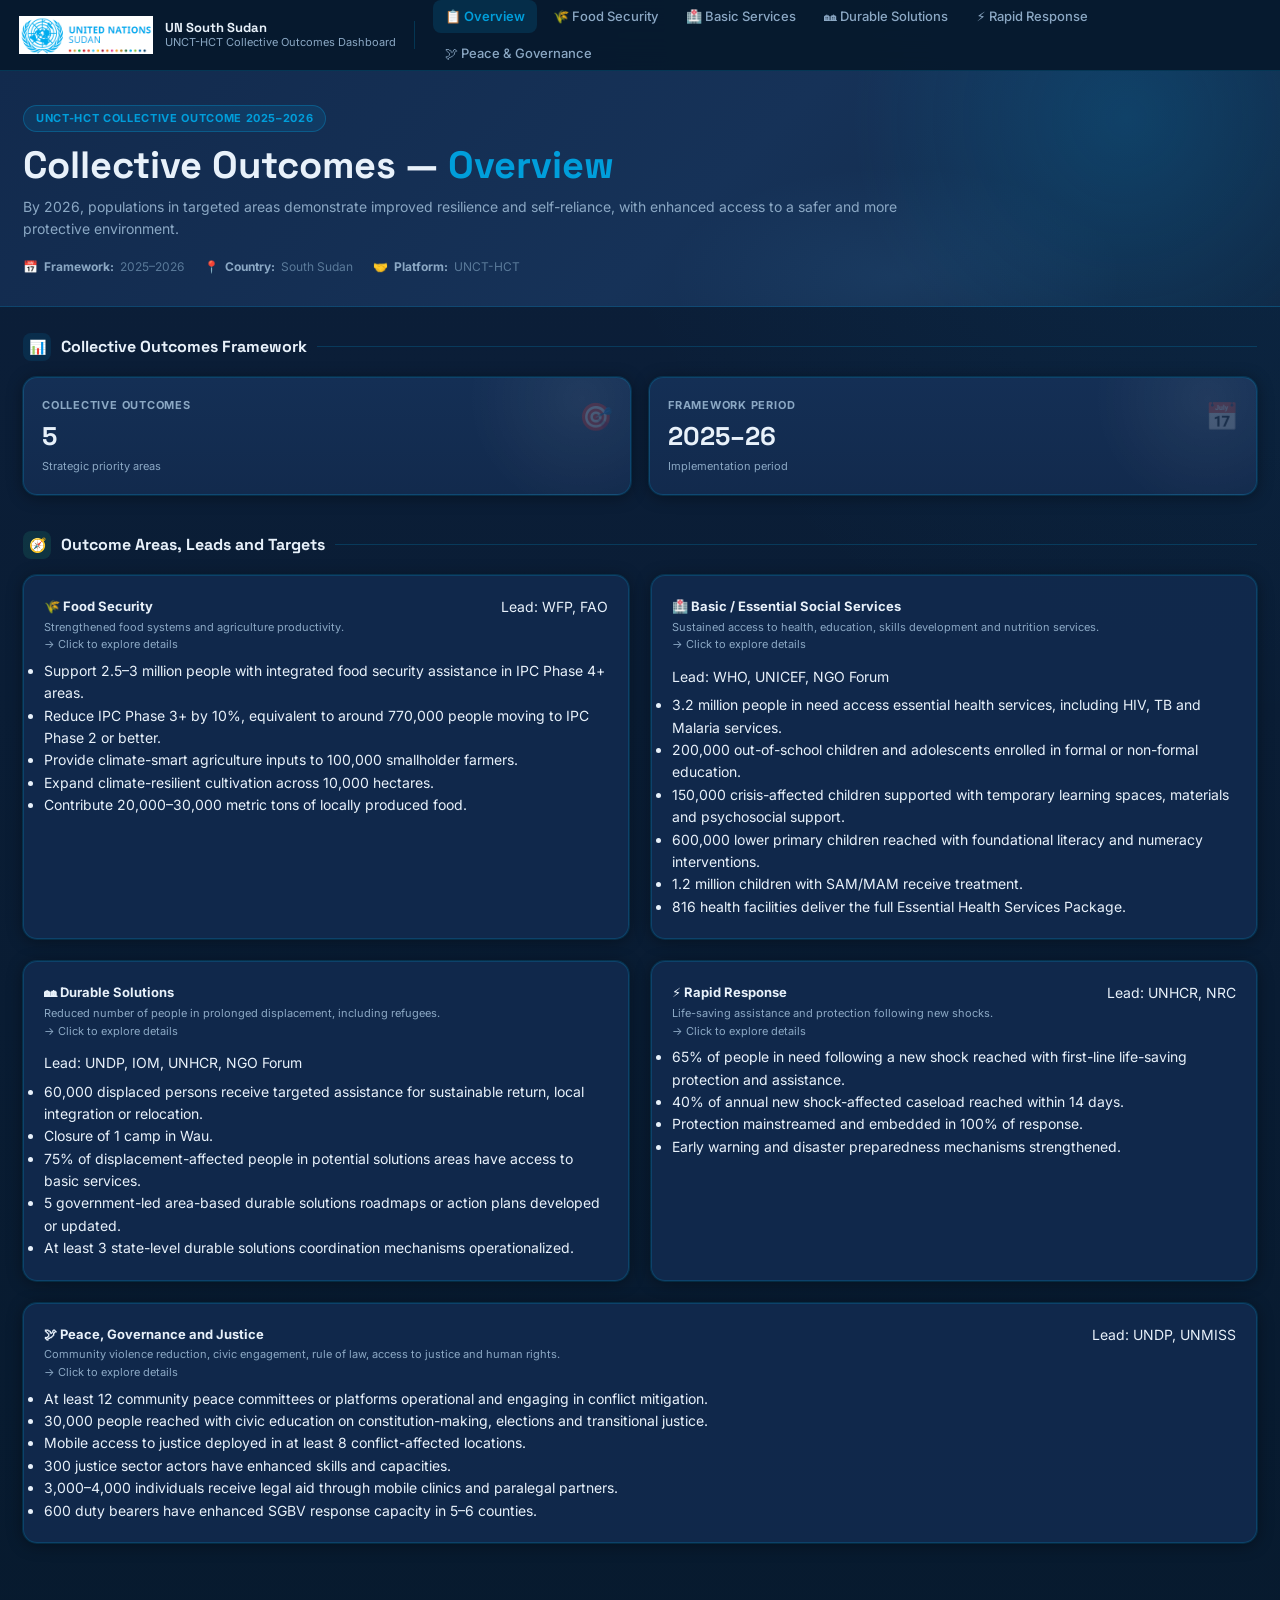
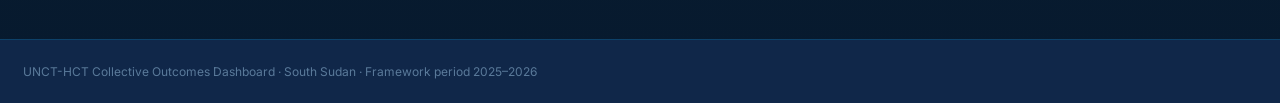
<file: index.html>
<!DOCTYPE html>
<html lang="en">
<head>
<meta charset="UTF-8"/>
<meta name="viewport" content="width=device-width, initial-scale=1.0"/>
<title>UNCT-HCT Collective Outcomes Dashboard</title>
<link rel="stylesheet" href="css/style.css"/>
</head>

<body>

<nav class="navbar">
  <a class="navbar-brand" href="index.html">
    <img src="assets/logo.png" alt="UN South Sudan Logo"/>
    <div class="brand-text">
      <span class="brand-title">UN South Sudan</span>
      <span class="brand-sub">UNCT-HCT Collective Outcomes Dashboard</span>
    </div>
  </a>

  <div class="navbar-divider"></div>

  <div class="nav-links">
    <a class="nav-link active" href="index.html">📋 Overview</a>
    <a class="nav-link" href="food-security.html">🌾 Food Security</a>
    <a class="nav-link" href="basic-services.html">🏥 Basic Services</a>
    <a class="nav-link" href="durable-solutions.html">🏘 Durable Solutions</a>
    <a class="nav-link" href="rapid-response.html">⚡ Rapid Response</a>
    <a class="nav-link" href="peace-governance.html">🕊 Peace & Governance</a>
  </div>
</nav>

<div class="page-header">
  <div class="container page-header-inner">
    <div class="page-tag">UNCT-HCT Collective Outcome 2025–2026</div>

    <h1 class="page-title">
      Collective Outcomes — <span>Overview</span>
    </h1>

    <p class="page-subtitle">
      By 2026, populations in targeted areas demonstrate improved resilience and self-reliance,
      with enhanced access to a safer and more protective environment.
    </p>

    <div class="page-meta">
      <div class="meta-item">📅 <strong>Framework:</strong> 2025–2026</div>
      <div class="meta-item">📍 <strong>Country:</strong> South Sudan</div>
      <div class="meta-item">🤝 <strong>Platform:</strong> UNCT-HCT</div>
    </div>
  </div>
</div>

<main class="main">
<div class="container">

  <div class="section">
    <div class="section-title">
      <span class="section-icon" style="background:rgba(0,158,219,0.12)">📊</span>
      Collective Outcomes Framework
    </div>

    <div class="grid grid-kpi">
      <div class="kpi-card total">
        <div class="kpi-icon">🎯</div>
        <div class="kpi-label">Collective Outcomes</div>
        <div class="kpi-value">5</div>
        <div class="kpi-sub">Strategic priority areas</div>
      </div>

      <div class="kpi-card total">
        <div class="kpi-icon">📅</div>
        <div class="kpi-label">Framework Period</div>
        <div class="kpi-value" style="font-size:30px">2025–26</div>
        <div class="kpi-sub">Implementation period</div>
      </div>
    </div>
  </div>

  <div class="section">
    <div class="section-title">
      <span class="section-icon" style="background:rgba(52,211,153,0.12)">🧭</span>
      Outcome Areas, Leads and Targets
    </div>

    <div class="grid grid-2">

      <div class="chart-wrap clickable" onclick="window.location.href='food-security.html'">
        <div class="chart-header">
          <div>
            <div class="chart-title">🌾 Food Security</div>
            <div class="chart-subtitle">
              Strengthened food systems and agriculture productivity.
              <br><span class="link-hint">→ Click to explore details</span>
            </div>
          </div>
          <span class="chart-badge q4">Lead: WFP, FAO</span>
        </div>
        <div class="insight-box">
          <ul>
            <li>Support 2.5–3 million people with integrated food security assistance in IPC Phase 4+ areas.</li>
            <li>Reduce IPC Phase 3+ by 10%, equivalent to around 770,000 people moving to IPC Phase 2 or better.</li>
            <li>Provide climate-smart agriculture inputs to 100,000 smallholder farmers.</li>
            <li>Expand climate-resilient cultivation across 10,000 hectares.</li>
            <li>Contribute 20,000–30,000 metric tons of locally produced food.</li>
          </ul>
        </div>
      </div>

      <div class="chart-wrap clickable" onclick="window.location.href='basic-services.html'">
        <div class="chart-header">
          <div>
            <div class="chart-title">🏥 Basic / Essential Social Services</div>
            <div class="chart-subtitle">
              Sustained access to health, education, skills development and nutrition services.
              <br><span class="link-hint">→ Click to explore details</span>
            </div>
          </div>
          <span class="chart-badge q4">Lead: WHO, UNICEF, NGO Forum</span>
        </div>
        <div class="insight-box">
          <ul>
            <li>3.2 million people in need access essential health services, including HIV, TB and Malaria services.</li>
            <li>200,000 out-of-school children and adolescents enrolled in formal or non-formal education.</li>
            <li>150,000 crisis-affected children supported with temporary learning spaces, materials and psychosocial support.</li>
            <li>600,000 lower primary children reached with foundational literacy and numeracy interventions.</li>
            <li>1.2 million children with SAM/MAM receive treatment.</li>
            <li>816 health facilities deliver the full Essential Health Services Package.</li>
          </ul>
        </div>
      </div>

      <div class="chart-wrap clickable" onclick="window.location.href='durable-solutions.html'">
        <div class="chart-header">
          <div>
            <div class="chart-title">🏘 Durable Solutions</div>
            <div class="chart-subtitle">
              Reduced number of people in prolonged displacement, including refugees.
              <br><span class="link-hint">→ Click to explore details</span>
            </div>
          </div>
          <span class="chart-badge q4">Lead: UNDP, IOM, UNHCR, NGO Forum</span>
        </div>
        <div class="insight-box">
          <ul>
            <li>60,000 displaced persons receive targeted assistance for sustainable return, local integration or relocation.</li>
            <li>Closure of 1 camp in Wau.</li>
            <li>75% of displacement-affected people in potential solutions areas have access to basic services.</li>
            <li>5 government-led area-based durable solutions roadmaps or action plans developed or updated.</li>
            <li>At least 3 state-level durable solutions coordination mechanisms operationalized.</li>
          </ul>
        </div>
      </div>

      <div class="chart-wrap clickable" onclick="window.location.href='rapid-response.html'">
        <div class="chart-header">
          <div>
            <div class="chart-title">⚡ Rapid Response</div>
            <div class="chart-subtitle">
              Life-saving assistance and protection following new shocks.
              <br><span class="link-hint">→ Click to explore details</span>
            </div>
          </div>
          <span class="chart-badge q4">Lead: UNHCR, NRC</span>
        </div>
        <div class="insight-box">
          <ul>
            <li>65% of people in need following a new shock reached with first-line life-saving protection and assistance.</li>
            <li>40% of annual new shock-affected caseload reached within 14 days.</li>
            <li>Protection mainstreamed and embedded in 100% of response.</li>
            <li>Early warning and disaster preparedness mechanisms strengthened.</li>
          </ul>
        </div>
      </div>

      <div class="chart-wrap clickable" onclick="window.location.href='peace-governance.html'" style="grid-column: span 2">
        <div class="chart-header">
          <div>
            <div class="chart-title">🕊 Peace, Governance and Justice</div>
            <div class="chart-subtitle">
              Community violence reduction, civic engagement, rule of law, access to justice and human rights.
              <br><span class="link-hint">→ Click to explore details</span>
            </div>
          </div>
          <span class="chart-badge q4">Lead: UNDP, UNMISS</span>
        </div>
        <div class="insight-box">
          <ul>
            <li>At least 12 community peace committees or platforms operational and engaging in conflict mitigation.</li>
            <li>30,000 people reached with civic education on constitution-making, elections and transitional justice.</li>
            <li>Mobile access to justice deployed in at least 8 conflict-affected locations.</li>
            <li>300 justice sector actors have enhanced skills and capacities.</li>
            <li>3,000–4,000 individuals receive legal aid through mobile clinics and paralegal partners.</li>
            <li>600 duty bearers have enhanced SGBV response capacity in 5–6 counties.</li>
          </ul>
        </div>
      </div>

    </div>
  </div>

</div>
</main>

<footer>
  <div class="container footer-inner">
    <p>UNCT-HCT Collective Outcomes Dashboard · South Sudan · Framework period 2025–2026</p>
  </div>
</footer>

</body>
</html>
</file>
<file: css/style.css>
@import url('https://fonts.googleapis.com/css2?family=Inter:wght@300;400;500;600;700;800&family=Space+Grotesk:wght@400;500;600;700&display=swap');

:root {
  --bg: #0c1f3a;
  --bg-deep: #071a2e;
  --bg-card: #122a4d;
  --bg-card2: #163258;
  --bg-hover: #1a3965;

  --border: rgba(0,158,219,0.22);
  --border-glow: rgba(0,158,219,0.45);

  --text: #e8f1fa;
  --text-muted: #8ba8c4;
  --text-dim: #5a7a9a;

  --accent: #009EDB;
  --accent2: #4da6e8;

  --states: #3BA4F7;
  --admin: #A66CFF;
  --counties: #F4C542;
  --entities: #2ED3B7;
  --beneficiaries: #00C2FF;
  --male: #60a5fa;
  --female: #f472b6;

  --green: #34d399;
  --orange: #fb923c;
  --pink: #f472b6;

  --radius: 14px;
  --radius-sm: 8px;
  --shadow: 0 4px 24px rgba(0,0,0,0.45);
  --shadow-card: 0 2px 16px rgba(0,0,0,0.4), 0 0 0 1px var(--border);
}

*, *::before, *::after {
  box-sizing: border-box;
  margin: 0;
  padding: 0;
}

html {
  scroll-behavior: smooth;
  width: 100%;
  min-width: 100%;
}

body {
  font-family: 'Inter', system-ui, sans-serif;
  background:
    radial-gradient(circle at top right, rgba(0,158,219,0.08), transparent 34%),
    linear-gradient(180deg, #0c1f3a 0%, #071a2e 100%);
  color: var(--text);
  min-height: 100vh;
  width: 100%;
  min-width: 100%;
  overflow-x: hidden;
  font-size: 14px;
  line-height: 1.6;
}

/* SharePoint/GitHub iframe full-width safety */
body,
main,
.main,
.container,
.page-header-inner,
.footer-inner,
.dashboard-container,
.page-container,
.content-wrapper,
.app,
#app {
  width: 100% !important;
  max-width: 100% !important;
}

/* remove accidental fixed width from inline styles or old wrappers */
[style*="width: 1200px"],
[style*="max-width: 1200px"],
[style*="width: 1100px"],
[style*="max-width: 1100px"],
[style*="width: 1000px"],
[style*="max-width: 1000px"] {
  width: 100% !important;
  max-width: 100% !important;
}

a {
  color: var(--accent);
  text-decoration: none;
}

img { max-width: 100%; }

::-webkit-scrollbar { width: 6px; height: 6px; }
::-webkit-scrollbar-track { background: var(--bg); }
::-webkit-scrollbar-thumb { background: #1e3a5c; border-radius: 3px; }
::-webkit-scrollbar-thumb:hover { background: #2a4a70; }

/* Navbar */
.navbar {
  position: sticky;
  top: 0;
  z-index: 1000;
  background: rgba(7, 26, 46, 0.94);
  backdrop-filter: blur(16px);
  border-bottom: 1px solid var(--border);
  padding: 0 24px;
  display: flex;
  align-items: center;
  gap: 24px;
  min-height: 62px;
  width: 100%;
}

.navbar-brand {
  display: flex;
  align-items: center;
  gap: 12px;
  text-decoration: none;
  flex-shrink: 0;
}

.navbar-brand img {
  height: 38px;
  width: auto;
}

.brand-text {
  display: flex;
  flex-direction: column;
  line-height: 1.2;
}

.brand-title {
  font-family: 'Space Grotesk', sans-serif;
  font-size: 13px;
  font-weight: 700;
  color: var(--text);
}

.brand-sub {
  font-size: 11px;
  color: var(--text-muted);
}

.navbar-divider {
  width: 1px;
  height: 28px;
  background: var(--border);
  flex-shrink: 0;
}

.nav-links {
  display: flex;
  align-items: center;
  gap: 4px;
  flex: 1;
  flex-wrap: wrap;
}

.nav-link {
  padding: 6px 14px;
  border-radius: 8px;
  font-size: 13px;
  font-weight: 500;
  color: var(--text-muted);
  transition: all 0.2s;
  white-space: nowrap;
  display: flex;
  align-items: center;
  gap: 6px;
}

.nav-link:hover {
  background: var(--bg-card2);
  color: var(--text);
}

.nav-link.active {
  background: rgba(0,158,219,0.15);
  color: var(--accent);
  font-weight: 600;
}

/* Header */
.page-header {
  background:
    radial-gradient(circle at 88% 20%, rgba(0,158,219,0.18), transparent 24%),
    linear-gradient(135deg, #122a4d 0%, #163258 55%, #102845 100%);
  border-bottom: 1px solid var(--border);
  padding: 34px 0 30px;
  position: relative;
  overflow: hidden;
  width: 100%;
}

.page-header::after {
  content: "";
  position: absolute;
  inset: auto 12% -80px auto;
  width: 460px;
  height: 220px;
  background: radial-gradient(ellipse, rgba(77,166,232,0.1), transparent 70%);
  pointer-events: none;
}

.page-header-inner {
  position: relative;
  z-index: 1;
}

.page-tag {
  display: inline-flex;
  align-items: center;
  gap: 6px;
  background: rgba(0,158,219,0.12);
  border: 1px solid rgba(0,158,219,0.32);
  color: var(--accent);
  font-size: 11px;
  font-weight: 700;
  letter-spacing: 0.06em;
  text-transform: uppercase;
  padding: 4px 12px;
  border-radius: 20px;
  margin-bottom: 12px;
}

.page-title {
  font-family: 'Space Grotesk', sans-serif;
  font-size: clamp(26px, 3vw, 38px);
  font-weight: 700;
  color: var(--text);
  line-height: 1.15;
  margin-bottom: 8px;
}

.page-title span { color: var(--accent); }

.page-subtitle {
  font-size: 14px;
  color: var(--text-muted);
  max-width: 920px;
}

.page-meta {
  display: flex;
  align-items: center;
  gap: 20px;
  margin-top: 16px;
  flex-wrap: wrap;
}

.meta-item {
  display: flex;
  align-items: center;
  gap: 6px;
  font-size: 12px;
  color: var(--text-dim);
}

.meta-item strong { color: var(--text-muted); }

/* Layout */
.container {
  width: 100% !important;
  max-width: 100% !important;
  margin: 0 !important;
  padding-left: clamp(14px, 1.8vw, 32px);
  padding-right: clamp(14px, 1.8vw, 32px);
}

.main {
  width: 100%;
  padding: 26px 0 60px;
}

.section {
  margin-bottom: 36px;
  width: 100%;
}

.section-title {
  font-family: 'Space Grotesk', sans-serif;
  font-size: 16px;
  font-weight: 700;
  color: var(--text);
  margin-bottom: 16px;
  display: flex;
  align-items: center;
  gap: 10px;
}

.section-title::after {
  content: "";
  flex: 1;
  height: 1px;
  background: var(--border);
}

.section-icon {
  width: 28px;
  height: 28px;
  border-radius: 8px;
  display: flex;
  align-items: center;
  justify-content: center;
  font-size: 14px;
  flex-shrink: 0;
}

.icon-blue { background: rgba(0,158,219,0.13); }
.icon-green { background: rgba(52,211,153,0.13); }
.icon-orange { background: rgba(251,146,60,0.13); }
.icon-pink { background: rgba(244,114,182,0.13); }

.grid {
  display: grid;
  gap: 22px;
  width: 100%;
}

.grid-2 {
  grid-template-columns: repeat(2, minmax(0, 1fr));
}

.grid-kpi {
  grid-template-columns: repeat(7, minmax(0, 1fr));
  gap: 18px;
}

/* Filter bar - large UN-style controls */
.filter-bar {
  display: flex;
  gap: 26px;
  flex-wrap: wrap;
  align-items: center;
  padding: 18px 0;
  background: transparent;
  border: none;
  box-shadow: none;
  margin-bottom: 28px;
  width: 100%;
}

.filter-group {
  display: flex;
  flex-direction: row;
  align-items: center;
  gap: 14px;
  min-width: auto;
  flex: 0 0 auto;
}

.filter-label {
  font-size: 18px;
  font-weight: 800;
  color: #8fbce8;
  letter-spacing: 0;
  white-space: nowrap;
}

.map-select {
  width: 260px;
  min-height: 50px;
  border-radius: 14px;
  border: 1px solid rgba(0,158,219,0.45);
  background: #123b66;
  color: #ffffff;
  padding: 8px 42px 8px 20px;
  outline: none;
  font-family: inherit;
  font-size: 17px;
  font-weight: 700;
  cursor: pointer;
  box-shadow: inset 0 0 0 1px rgba(255,255,255,0.03);
}

.map-select:hover {
  background: #16436f;
  border-color: rgba(0,174,239,0.65);
}

.map-select:focus {
  border-color: #00aeef;
  box-shadow: 0 0 0 3px rgba(0,174,239,0.18);
}

.reset-btn {
  min-height: 50px;
  padding: 8px 20px;
  border-radius: 14px;
  border: 1px solid rgba(0,158,219,0.45);
  background: rgba(0,158,219,0.14);
  color: #00aeef;
  font-weight: 800;
  font-size: 14px;
  cursor: pointer;
}

.reset-btn:hover {
  background: rgba(0,158,219,0.24);
  border-color: rgba(0,174,239,0.65);
}

/* KPI cards */
.kpi-card {
  background:
    radial-gradient(circle at 92% 18%, rgba(255,255,255,0.06), transparent 20%),
    linear-gradient(180deg, #142f55 0%, #122a4d 100%);
  border: 1px solid var(--border);
  border-radius: var(--radius);
  padding: 19px 18px 18px;
  position: relative;
  overflow: hidden;
  min-width: 0;
  box-shadow: var(--shadow-card);
  transition: transform 0.2s, border-color 0.2s, box-shadow 0.2s;
}

.kpi-card:hover {
  transform: translateY(-3px);
  border-color: var(--border-glow);
  box-shadow: var(--shadow-card), 0 10px 24px rgba(0,0,0,0.25);
}

.kpi-card::before {
  content: "";
  position: absolute;
  top: 0;
  left: 0;
  right: 0;
  height: 4px;
  border-radius: var(--radius) var(--radius) 0 0;
}

.kpi-card.states::before { background: var(--states); }
.kpi-card.admin::before { background: var(--admin); }
.kpi-card.counties::before { background: var(--counties); }
.kpi-card.entities::before { background: var(--entities); }
.kpi-card.beneficiaries::before { background: var(--beneficiaries); }
.kpi-card.male::before { background: var(--male); }
.kpi-card.female::before { background: var(--female); }

.kpi-card.states { box-shadow: var(--shadow-card), 0 0 18px rgba(59,164,247,0.08); }
.kpi-card.admin { box-shadow: var(--shadow-card), 0 0 18px rgba(166,108,255,0.08); }
.kpi-card.counties { box-shadow: var(--shadow-card), 0 0 18px rgba(244,197,66,0.06); }
.kpi-card.entities { box-shadow: var(--shadow-card), 0 0 18px rgba(46,211,183,0.07); }
.kpi-card.beneficiaries { background: linear-gradient(135deg, #14345d, #122a4d); }
.kpi-card.female { box-shadow: var(--shadow-card), 0 0 18px rgba(244,114,182,0.07); }

.kpi-label {
  font-size: 11px;
  font-weight: 700;
  letter-spacing: 0.07em;
  text-transform: uppercase;
  color: var(--text-muted);
  margin-bottom: 10px;
  padding-right: 32px;
}

.kpi-value {
  font-family: 'Space Grotesk', sans-serif;
  font-size: clamp(24px, 2.3vw, 36px);
  font-weight: 800;
  line-height: 1;
  color: var(--text);
  margin-bottom: 8px;
  white-space: nowrap;
}

.kpi-sub {
  font-size: 11px;
  color: var(--text-muted);
  white-space: nowrap;
  overflow: hidden;
  text-overflow: ellipsis;
}

.kpi-icon {
  position: absolute;
  right: 17px;
  top: 17px;
  font-size: 27px;
  opacity: 0.18;
}

/* Simple dynamic insights */
.simple-insights-card {
  background:
    radial-gradient(circle at top right, rgba(0,158,219,0.13), transparent 28%),
    rgba(18,42,77,0.94);
  border: 1px solid rgba(0,158,219,0.26);
  border-radius: var(--radius);
  padding: 20px;
  box-shadow: var(--shadow-card);
}

.simple-insights-header {
  display: flex;
  align-items: center;
  gap: 12px;
  margin-bottom: 16px;
}

.simple-insights-header span {
  width: 34px;
  height: 34px;
  border-radius: 10px;
  background: rgba(0,158,219,0.14);
  display: flex;
  align-items: center;
  justify-content: center;
  font-size: 16px;
}

.simple-insights-title {
  font-family: 'Space Grotesk', sans-serif;
  font-size: 16px;
  font-weight: 800;
  color: var(--text);
}

.simple-insights-subtitle {
  font-size: 12px;
  color: var(--text-muted);
}

.simple-insights-list {
  display: grid;
  grid-template-columns: repeat(3, minmax(0, 1fr));
  gap: 14px;
}

.simple-insight-item {
  background: rgba(7, 26, 46, 0.42);
  border: 1px solid rgba(0,158,219,0.16);
  border-radius: 12px;
  padding: 14px 16px;
  color: var(--text);
  font-size: 13px;
  line-height: 1.45;
}

.simple-insight-item strong {
  color: #ffffff;
  font-weight: 800;
}

.simple-insight-item .insight-good {
  color: #34d399;
  font-weight: 800;
}

.simple-insight-item .insight-warn {
  color: #F4C542;
  font-weight: 800;
}

.simple-insight-item .insight-blue {
  color: #8fc5ff;
  font-weight: 800;
}

/* Chart download buttons */
.chart-actions {
  display: flex;
  gap: 12px;
  margin: 12px 0 14px;
  flex-wrap: wrap;
}

.chart-actions button {
  background: rgba(0, 158, 219, 0.12);
  border: 1px solid rgba(0, 158, 219, 0.35);
  color: #8fc5ff;
  padding: 9px 18px;
  border-radius: 10px;
  font-weight: 800;
  font-size: 13px;
  cursor: pointer;
  transition: all 0.2s ease;
}

.chart-actions button:hover {
  background: rgba(0, 158, 219, 0.22);
  border-color: rgba(0, 174, 239, 0.65);
  transform: translateY(-1px);
}

.chart-actions button:active {
  transform: translateY(0);
}

/* Collapsible detailed table */
.detail-toggle-wrap {
  display: flex;
  justify-content: flex-start;
  margin: 18px 0 0;
}

.detail-toggle-btn {
  background: rgba(0, 158, 219, 0.12);
  border: 1px solid rgba(0, 158, 219, 0.35);
  color: #8fc5ff;
  padding: 10px 18px;
  border-radius: 10px;
  font-weight: 800;
  font-size: 13px;
  cursor: pointer;
  transition: all 0.2s ease;
}

.detail-toggle-btn:hover {
  background: rgba(0, 158, 219, 0.22);
  border-color: rgba(0, 174, 239, 0.65);
  transform: translateY(-1px);
}

.detail-table-panel {
  margin-top: 16px;
  padding-top: 16px;
  border-top: 1px solid rgba(0, 158, 219, 0.18);
  animation: detailFadeIn 0.28s ease-out;
}

.detail-table-title {
  font-family: 'Space Grotesk', sans-serif;
  font-size: 14px;
  font-weight: 800;
  color: var(--text);
  margin-bottom: 12px;
}

@keyframes detailFadeIn {
  from {
    opacity: 0;
    transform: translateY(-6px);
  }
  to {
    opacity: 1;
    transform: translateY(0);
  }
}

/* Leaflet choropleth map */
.map-dashboard {
  display: grid;
  grid-template-columns: minmax(0, 1fr) minmax(320px, 360px);
  gap: 22px;
  align-items: stretch;
  width: 100%;
}

.map-panel {
  background: rgba(18,42,77,0.94);
  border: 1px solid var(--border);
  border-radius: var(--radius);
  overflow: hidden;
  box-shadow: var(--shadow-card);
  min-height: 680px;
  width: 100%;
}

.map-note {
  padding: 12px 18px;
  color: var(--text-muted);
  font-size: 12px;
  border-bottom: 1px solid rgba(0,158,219,0.15);
  background: rgba(7,26,46,0.35);
}

#food-map,
#basic-map,
#peace-map,
#rapid-map,
#durable-map,
.leaflet-container {
  width: 100% !important;
  height: 640px;
  background: #071a2e;
}

.map-side-panel {
  display: flex;
  flex-direction: column;
  gap: 18px;
  min-width: 0;
}

.map-box {
  background: rgba(18,42,77,0.94);
  border: 1px solid var(--border);
  border-radius: var(--radius);
  padding: 22px;
  box-shadow: var(--shadow-card);
}

.map-box h3 {
  font-family: 'Space Grotesk', sans-serif;
  color: #9cc9f5;
  font-size: 17px;
  letter-spacing: 0.08em;
  margin-bottom: 18px;
}

.legend-gradient {
  height: 16px;
  border-radius: 999px;
  background: linear-gradient(
    90deg,
    #d6e8f5 0%,
    #b9d8ec 18%,
    #9ccbe6 34%,
    #76b5d8 50%,
    #4f93c9 66%,
    #2f6fae 82%,
    #1f4e79 100%
  );
  border: 1px solid rgba(255,255,255,0.2);
  margin-bottom: 8px;
}

.legend-scale {
  display: flex;
  justify-content: space-between;
  color: var(--text-muted);
  font-size: 12px;
  margin-bottom: 12px;
}

.legend-muted {
  color: var(--text-dim);
  font-size: 12px;
  border-top: 1px solid rgba(0,158,219,0.18);
  padding-top: 12px;
}

.map-summary-grid {
  display: grid;
  grid-template-columns: 1fr 1fr;
  gap: 14px;
}

.map-summary-grid div {
  background: #163258;
  border: 1px solid rgba(0,158,219,0.25);
  border-radius: 12px;
  padding: 16px;
}

.map-summary-grid span {
  display: block;
  color: #8ba8c4;
  font-size: 11px;
  font-weight: 700;
  text-transform: uppercase;
  letter-spacing: 0.05em;
}

.map-summary-grid strong {
  display: block;
  color: #e8f1fa;
  font-family: 'Space Grotesk', sans-serif;
  font-size: 25px;
  margin-top: 6px;
}

.top-list {
  display: flex;
  flex-direction: column;
  gap: 9px;
}

.top-row {
  display: grid;
  grid-template-columns: 28px 1fr auto;
  align-items: center;
  gap: 10px;
  padding: 9px 0;
  border-bottom: 1px solid rgba(0,158,219,0.15);
}

.top-row:last-child {
  border-bottom: none;
}

.top-rank {
  width: 24px;
  height: 24px;
  border-radius: 7px;
  display: flex;
  align-items: center;
  justify-content: center;
  background: rgba(0,158,219,0.15);
  color: var(--accent);
  font-size: 12px;
  font-weight: 800;
}

.top-name {
  color: var(--text);
  font-size: 13px;
  font-weight: 600;
}

.top-value {
  color: var(--text-muted);
  font-family: 'Space Grotesk', sans-serif;
  font-size: 13px;
  font-weight: 700;
}

.top-empty {
  color: var(--text-muted);
  font-size: 13px;
}

/* Leaflet controls */
.leaflet-control-zoom a {
  background: #122a4d !important;
  color: #e8f1fa !important;
  border-bottom: 1px solid rgba(0,158,219,0.2) !important;
}

.leaflet-control-zoom a:hover {
  background: #163258 !important;
}

/* Clean readable map popup */
.food-popup .leaflet-popup-content-wrapper,
.leaflet-popup-content-wrapper {
  background: #ffffff;
  color: #111827;
  border: 1px solid rgba(0,158,219,0.3);
  border-radius: 12px;
  box-shadow: 0 8px 24px rgba(0,0,0,0.28);
}

.food-popup .leaflet-popup-tip,
.leaflet-popup-tip {
  background: #ffffff;
}

.food-popup .leaflet-popup-content,
.leaflet-popup-content {
  margin: 14px 16px;
  min-width: 260px;
  max-width: 340px;
}

.popup-title {
  font-size: 16px;
  font-weight: 800;
  color: #009EDB;
  margin-bottom: 2px;
  line-height: 1.15;
}

.popup-subtitle {
  color: #6b7280;
  font-size: 12px;
  margin-bottom: 10px;
}

.popup-row {
  display: grid;
  grid-template-columns: 130px 1fr;
  gap: 8px;
  font-size: 13px;
  padding: 6px 0;
  border-top: 1px solid #e5e7eb;
}

.popup-row span {
  color: #6b7280;
}

.popup-row strong {
  color: #111827;
  font-weight: 800;
}

.popup-section {
  margin-top: 10px;
  padding-top: 8px;
  border-top: 1px solid #e5e7eb;
}

.popup-section-title {
  font-size: 12px;
  font-weight: 800;
  color: #009EDB;
  margin-bottom: 6px;
}

.popup-text {
  font-size: 12px;
  color: #374151;
  line-height: 1.45;
}

.popup-bullet {
  font-size: 12px;
  color: #374151;
  margin-bottom: 4px;
  line-height: 1.35;
}

/* Chart cards */
.chart-wrap {
  width: 100%;
  background: rgba(18,42,77,0.94);
  border: 1px solid var(--border);
  border-radius: var(--radius);
  padding: 20px;
  box-shadow: var(--shadow-card);
  min-width: 0;
}

.chart-wrap:hover {
  border-color: rgba(0,158,219,0.35);
}

.chart-header {
  display: flex;
  justify-content: space-between;
  align-items: flex-start;
  margin-bottom: 6px;
  gap: 12px;
  flex-wrap: wrap;
}

.chart-title {
  font-size: 13px;
  font-weight: 700;
  color: var(--text);
}

.chart-subtitle {
  font-size: 11px;
  color: var(--text-muted);
  margin-top: 2px;
}

.plotly-chart {
  width: 100% !important;
  max-width: 100% !important;
}

.plotly,
.js-plotly-plot,
.svg-container,
.main-svg {
  max-width: 100% !important;
}

.chart-tall {
  min-height: 430px;
}

.chart-medium {
  min-height: 390px;
}

.empty-chart,
.empty-state {
  color: var(--text-muted);
  min-height: 160px;
  display: flex;
  align-items: center;
  justify-content: center;
  font-size: 13px;
}

/* Table */
.table-wrap {
  overflow-x: auto;
  width: 100%;
}

.data-table {
  width: 100%;
  border-collapse: collapse;
  font-size: 13px;
  min-width: 860px;
}

.data-table th {
  text-align: left;
  padding: 12px 14px;
  font-size: 11px;
  font-weight: 800;
  letter-spacing: 0.05em;
  text-transform: uppercase;
  color: var(--text-muted);
  border-bottom: 1px solid var(--border);
  white-space: nowrap;
}

.data-table td {
  padding: 12px 14px;
  border-bottom: 1px solid rgba(0,158,219,0.11);
  color: var(--text);
  vertical-align: middle;
}

.data-table tr:hover td {
  background: rgba(0,158,219,0.06);
}

.data-table .total-col {
  font-weight: 800;
  color: var(--text);
  font-family: 'Space Grotesk', sans-serif;
}

/* Warning */
.data-warning {
  background: rgba(251,146,60,0.12);
  border: 1px solid rgba(251,146,60,0.35);
  color: #ffd7b0;
  padding: 12px 14px;
  border-radius: var(--radius-sm);
  margin-bottom: 18px;
}

/* Footer */
footer {
  background: rgba(18,42,77,0.88);
  border-top: 1px solid var(--border);
  padding: 22px 0;
  text-align: center;
  width: 100%;
}

.footer-inner {
  display: flex;
  justify-content: space-between;
  align-items: center;
  gap: 16px;
  flex-wrap: wrap;
}

footer p {
  font-size: 12px;
  color: var(--text-dim);
}

/* KPI entrance animation */
@keyframes kpiSlideIn {
  from {
    opacity: 0;
    transform: translateX(-28px);
  }
  to {
    opacity: 1;
    transform: translateX(0);
  }
}

.grid-kpi .kpi-card {
  opacity: 0;
  animation: kpiSlideIn 0.65s ease-out forwards;
}

.grid-kpi .kpi-card:nth-child(1) { animation-delay: 0.05s; }
.grid-kpi .kpi-card:nth-child(2) { animation-delay: 0.15s; }
.grid-kpi .kpi-card:nth-child(3) { animation-delay: 0.25s; }
.grid-kpi .kpi-card:nth-child(4) { animation-delay: 0.35s; }
.grid-kpi .kpi-card:nth-child(5) { animation-delay: 0.45s; }
.grid-kpi .kpi-card:nth-child(6) { animation-delay: 0.55s; }
.grid-kpi .kpi-card:nth-child(7) { animation-delay: 0.65s; }

/* Basic Services sector toggle */
.basic-sector-section { margin-bottom: 12px; }

.sector-toggle-card {
  background: rgba(18,42,77,0.72);
  border: 1px solid rgba(0,158,219,0.22);
  border-radius: var(--radius);
  padding: 18px 20px;
  box-shadow: var(--shadow-card);
  display: flex;
  align-items: center;
  justify-content: space-between;
  gap: 18px;
  flex-wrap: wrap;
}

.sector-toggle-label {
  font-family: 'Space Grotesk', sans-serif;
  font-size: 15px;
  font-weight: 800;
  color: var(--text);
}

.sector-toggle { display: flex; gap: 12px; flex-wrap: wrap; }

.sector-btn {
  min-height: 44px;
  padding: 9px 22px;
  border-radius: 999px;
  border: 1px solid rgba(0,158,219,0.35);
  background: rgba(7,26,46,0.55);
  color: #8fc5ff;
  font-weight: 800;
  cursor: pointer;
  transition: all .2s ease;
}

.sector-btn:hover { background: rgba(0,158,219,0.18); transform: translateY(-1px); }

.sector-btn.active {
  background: linear-gradient(135deg, rgba(0,158,219,0.35), rgba(46,211,183,0.18));
  border-color: rgba(0,174,239,0.75);
  color: #ffffff;
  box-shadow: 0 0 0 3px rgba(0,158,219,0.12);
}

.ranked-list-item {
  display: flex;
  align-items: center;
  justify-content: space-between;
  gap: 8px;
  padding: 10px 0;
  border-bottom: 1px solid rgba(130, 190, 255, 0.18);
}

.ranked-list-item:last-child {
  border-bottom: none;
}

.ranked-left {
  display: flex;
  align-items: center;
  gap: 10px;
  min-width: 0;
}

.rank-badge {
  width: 22px;
  height: 22px;
  border-radius: 6px;
  background: rgba(0, 122, 204, 0.35);
  color: #7fd0ff;
  font-size: 12px;
  font-weight: 800;
  display: inline-flex;
  align-items: center;
  justify-content: center;
  flex-shrink: 0;
}

.rank-name {
  color: #ffffff;
  font-size: 13px;
  font-weight: 700;
  white-space: nowrap;
  overflow: hidden;
  text-overflow: ellipsis;
}

.rank-value {
  color: #7fd0ff;
  font-size: 12px;
  font-weight: 800;
  white-space: nowrap;
}

.grid-3-peace {
  grid-template-columns: repeat(3, minmax(0, 1fr));
}

/* Responsive */
@media (min-width: 1800px) {
  .container {
    padding-left: 40px;
    padding-right: 40px;
  }

  .grid-kpi {
    gap: 20px;
  }
}

@media (max-width: 1400px) {
  .grid-kpi {
    grid-template-columns: repeat(4, minmax(0, 1fr));
  }

  .map-dashboard {
    grid-template-columns: minmax(0, 1fr) 320px;
  }
}

@media (max-width: 1200px) {
  .grid-3-peace {
    grid-template-columns: repeat(2, minmax(0, 1fr));
  }
}

@media (max-width: 1100px) {
  .map-dashboard {
    grid-template-columns: 1fr;
  }

  .map-side-panel {
    display: grid;
    grid-template-columns: repeat(3, 1fr);
  }
}

@media (max-width: 1000px) {
  .navbar {
    align-items: flex-start;
    height: auto;
    padding-top: 10px;
    padding-bottom: 10px;
    flex-wrap: wrap;
  }

  .navbar-divider {
    display: none;
  }

  .grid-2 {
    grid-template-columns: 1fr;
  }

  .grid-kpi {
    grid-template-columns: repeat(2, minmax(0, 1fr));
  }

  .filter-bar {
    gap: 16px;
  }

  .filter-group {
    flex: 1 1 45%;
  }

  .map-select {
    width: 100%;
  }
}

@media (max-width: 800px) {
  .simple-insights-list {
    grid-template-columns: 1fr;
  }

  .map-side-panel {
    grid-template-columns: 1fr;
  }

  .map-panel {
    min-height: 500px;
  }

  #food-map,
  #basic-map,
  #peace-map,
  #rapid-map,
  #durable-map,
  .leaflet-container {
    height: 460px;
  }

  .grid-3-peace {
    grid-template-columns: 1fr;
  }
}

@media (max-width: 650px) {
  .container {
    padding-left: 16px;
    padding-right: 16px;
  }

  .page-header {
    padding: 24px 0;
  }

  .brand-sub {
    display: none;
  }

  .grid-kpi {
    grid-template-columns: 1fr;
  }

  .filter-bar {
    align-items: stretch;
    gap: 14px;
    padding: 12px 0;
  }

  .filter-group {
    flex-direction: column;
    align-items: stretch;
    gap: 6px;
    width: 100%;
  }

  .filter-label {
    font-size: 13px;
  }

  .map-select {
    width: 100%;
    min-height: 44px;
    font-size: 14px;
  }

  .reset-btn {
    width: 100%;
    min-height: 44px;
  }

  .chart-tall,
  .chart-medium {
    min-height: 330px;
  }

  .sector-toggle-card { align-items: stretch; }
  .sector-toggle, .sector-btn { width: 100%; }
}

/* =========================================================
   SHAREPOINT EMBED RESPONSIVE FIXES
   These rules override earlier sizing so filters, KPI cards,
   map and charts align better inside SharePoint iframe width.
   ========================================================= */

/* Keep the main dashboard fully usable inside SharePoint */
html,
body {
  width: 100% !important;
  max-width: 100% !important;
  overflow-x: hidden !important;
}

.container,
.main,
.section,
.page-header,
.page-header-inner,
.navbar,
.grid,
.chart-wrap,
.map-dashboard,
.map-panel {
  width: 100% !important;
  max-width: 100% !important;
}

/* More compact header/navigation for embedded view */
.navbar {
  gap: 18px !important;
  padding-left: clamp(14px, 1.5vw, 24px) !important;
  padding-right: clamp(14px, 1.5vw, 24px) !important;
}

.nav-link {
  padding: 6px 12px !important;
  font-size: 13px !important;
}

/* Filter bar: clean 2-row layout instead of broken inline wrapping */
.filter-bar {
  display: grid !important;
  grid-template-columns: repeat(2, minmax(280px, 1fr)) auto !important;
  gap: 22px 28px !important;
  align-items: end !important;
  padding: 22px 0 26px !important;
  margin-bottom: 28px !important;
  width: 100% !important;
}

.filter-group {
  display: grid !important;
  grid-template-columns: 130px minmax(0, 1fr) !important;
  align-items: center !important;
  gap: 14px !important;
  min-width: 0 !important;
  width: 100% !important;
  flex: none !important;
}

.filter-label {
  font-size: clamp(15px, 1.1vw, 18px) !important;
  font-weight: 800 !important;
  color: #8fbce8 !important;
  white-space: nowrap !important;
}

.map-select {
  width: 100% !important;
  min-width: 0 !important;
  min-height: 50px !important;
  font-size: clamp(15px, 1vw, 17px) !important;
}

.reset-btn {
  min-height: 50px !important;
  padding: 8px 24px !important;
  align-self: center !important;
  justify-self: start !important;
  white-space: nowrap !important;
}

/* KPI cards: auto fit instead of fixed seven columns */
.grid-kpi {
  display: grid !important;
  grid-template-columns: repeat(auto-fit, minmax(240px, 1fr)) !important;
  gap: 18px !important;
  width: 100% !important;
}

.kpi-card {
  min-height: 118px !important;
}

/* Make KPI text safer in narrower embed widths */
.kpi-value {
  font-size: clamp(24px, 2vw, 34px) !important;
  white-space: nowrap !important;
}

.kpi-sub,
.kpi-label {
  overflow: hidden !important;
  text-overflow: ellipsis !important;
}

/* Map layout: keep side panel readable but do not squeeze map */
.map-dashboard {
  grid-template-columns: minmax(0, 1fr) minmax(300px, 360px) !important;
  gap: 22px !important;
}

.map-side-panel,
.map-box {
  min-width: 0 !important;
}

/* Plotly responsiveness */
.plotly-chart,
.js-plotly-plot,
.plot-container,
.svg-container {
  width: 100% !important;
  max-width: 100% !important;
}

/* Medium SharePoint iframe widths */
@media (max-width: 1250px) {
  .filter-bar {
    grid-template-columns: 1fr 1fr !important;
  }

  .reset-btn {
    grid-column: 2 !important;
    justify-self: start !important;
  }

  .filter-group {
    grid-template-columns: 120px minmax(0, 1fr) !important;
  }

  .map-dashboard {
    grid-template-columns: 1fr !important;
  }

  .map-side-panel {
    display: grid !important;
    grid-template-columns: repeat(3, minmax(0, 1fr)) !important;
  }
}

/* Narrow SharePoint iframe/mobile */
@media (max-width: 850px) {
  .navbar {
    flex-wrap: wrap !important;
    align-items: flex-start !important;
    gap: 10px !important;
    padding-top: 10px !important;
    padding-bottom: 10px !important;
  }

  .navbar-divider {
    display: none !important;
  }

  .nav-links {
    width: 100% !important;
  }

  .filter-bar {
    grid-template-columns: 1fr !important;
    gap: 15px !important;
    padding: 16px 0 22px !important;
  }

  .filter-group {
    grid-template-columns: 1fr !important;
    gap: 7px !important;
  }

  .filter-label {
    font-size: 14px !important;
  }

  .reset-btn {
    grid-column: auto !important;
    width: 100% !important;
    justify-self: stretch !important;
  }

  .grid-kpi {
    grid-template-columns: repeat(auto-fit, minmax(220px, 1fr)) !important;
  }

  .map-side-panel {
    grid-template-columns: 1fr !important;
  }
}

@media (max-width: 600px) {
  .container {
    padding-left: 12px !important;
    padding-right: 12px !important;
  }

  .page-title {
    font-size: 27px !important;
  }

  .grid-kpi,
  .grid-2,
  .grid-3-peace {
    grid-template-columns: 1fr !important;
  }

  .chart-wrap,
  .simple-insights-card,
  .map-box {
    padding: 16px !important;
  }
}
</file>
